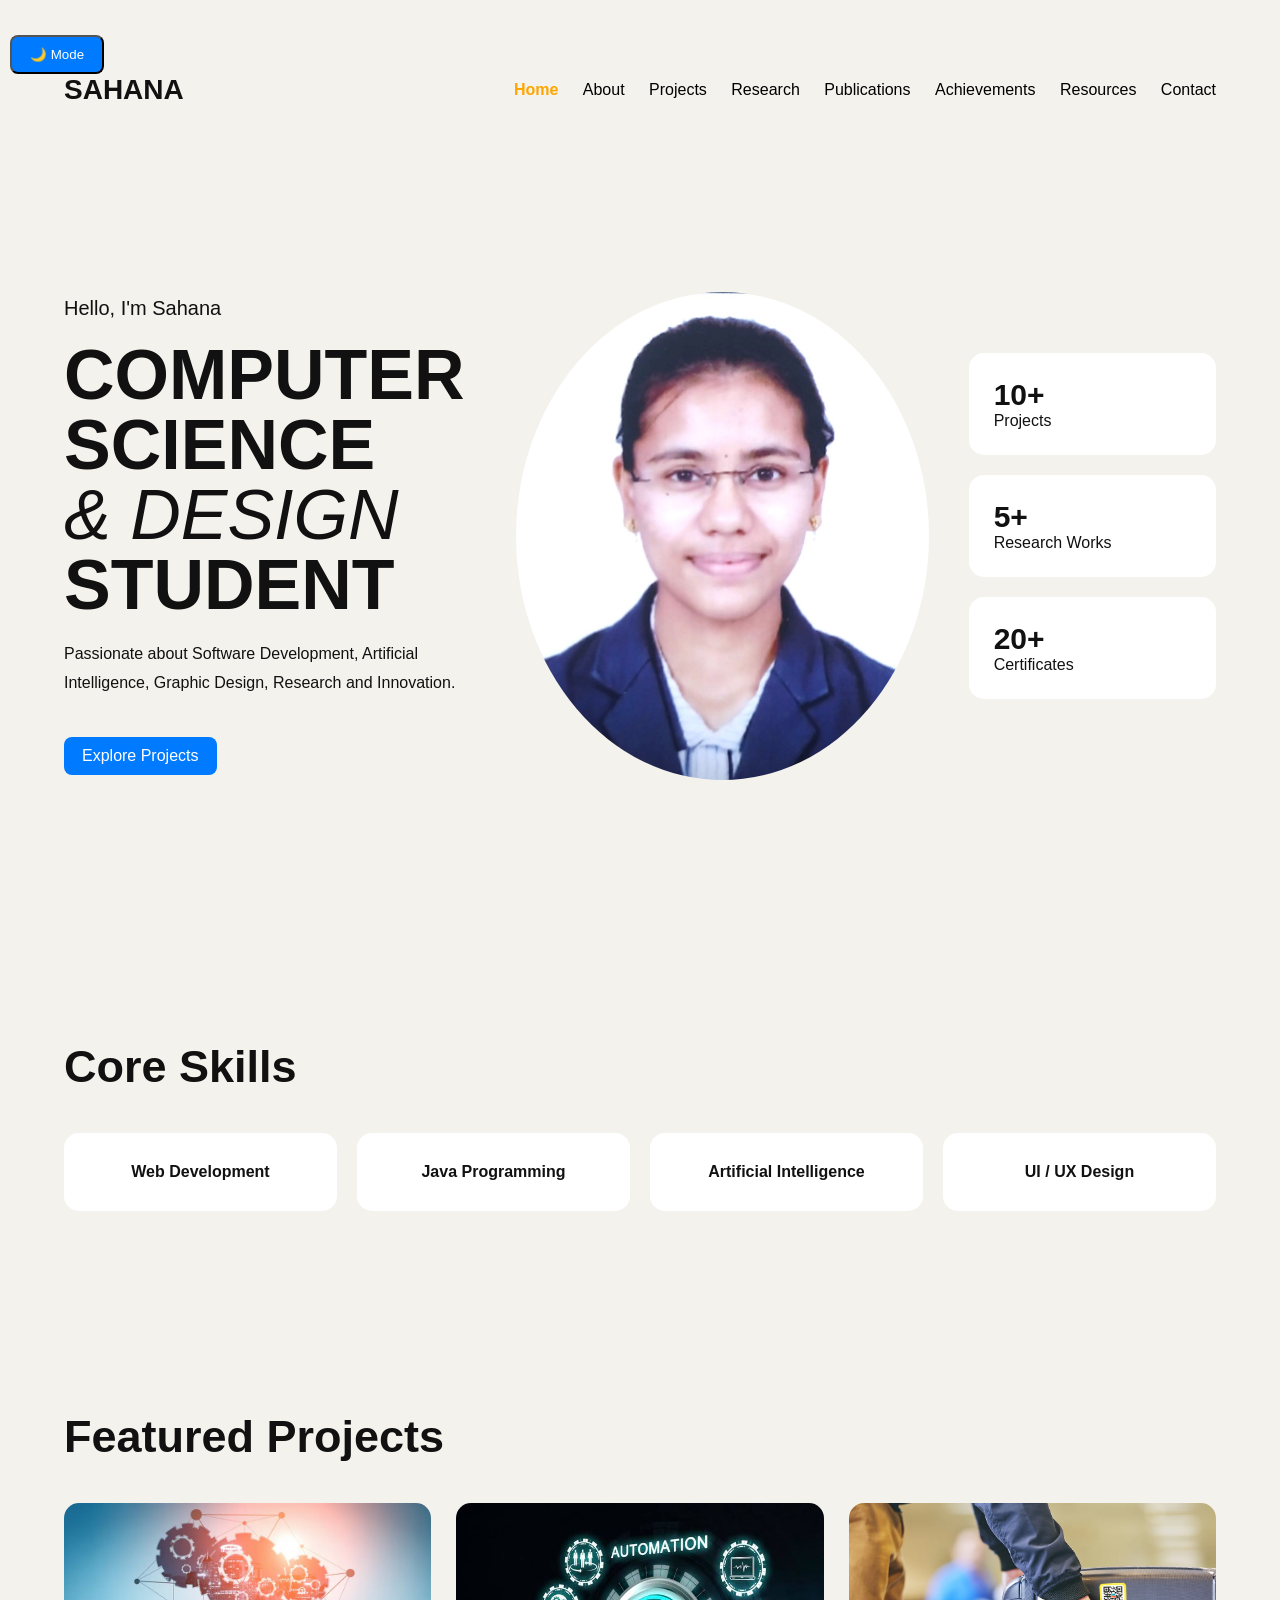
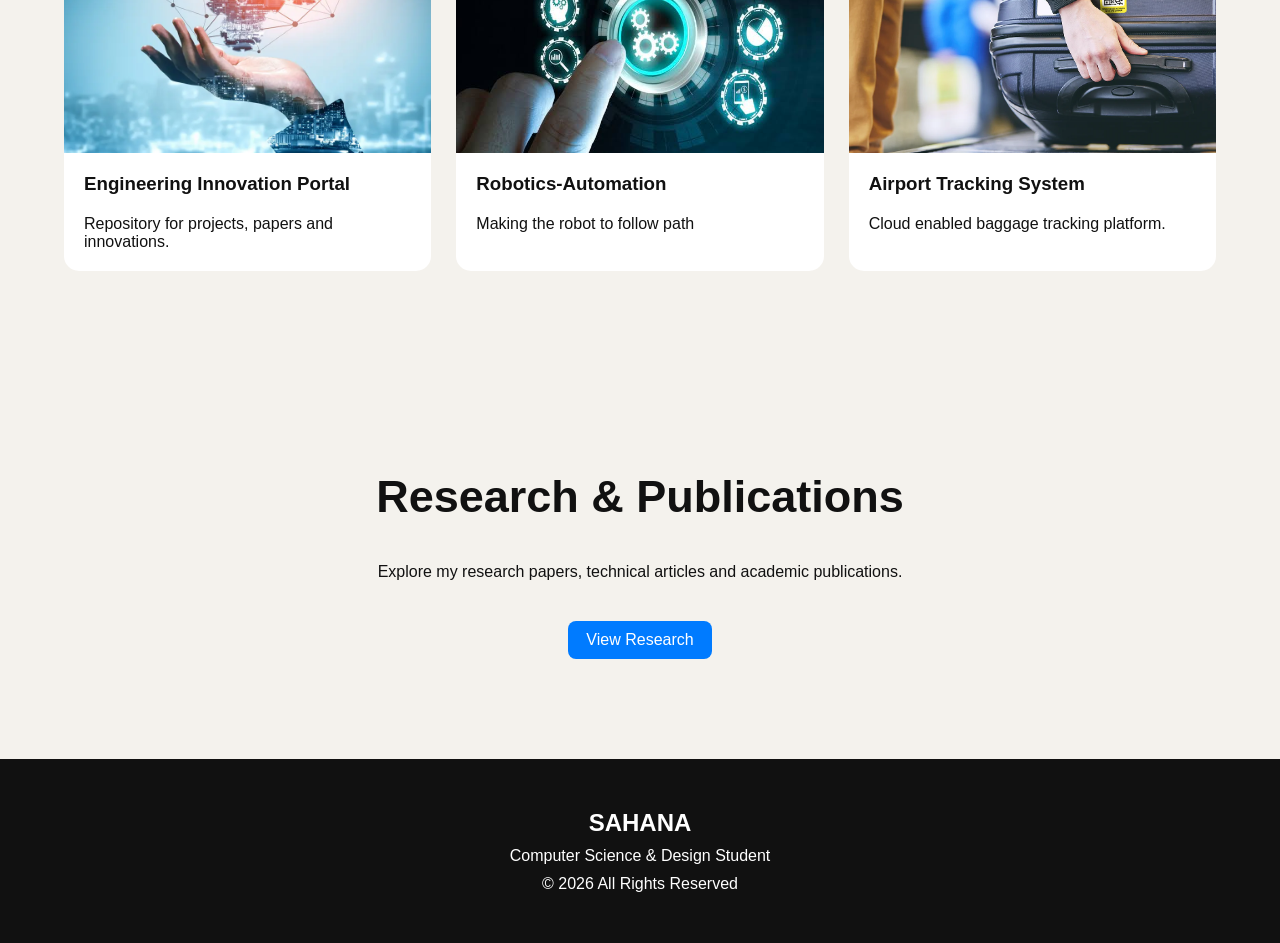
<file: index.html>
<!DOCTYPE html>
<html lang="en">

<head>

    <meta charset="UTF-8">
    <meta name="viewport" content="width=device-width, initial-scale=1.0">

    <title>Sahana Portfolio</title>

    <link rel="stylesheet" href="css/style.css">
    <link rel="stylesheet" href="css/responsive.css">
    <link rel="icon" href="assets/images/FINAL_SAHANA.jpg">
    


</head>

<body>
    <div id="loader">
    <div class="spinner"></div>
</div>

    <!-- Navigation -->

    <header>
        <button onclick="toggleDarkMode()" class="btn" style="margin-left:10px;">
🌙 Mode
</button>

        <div class="container navbar">

            <div class="logo">
                SAHANA
            </div>

            <nav>

                <a href="index.html">Home</a>

                <a href="pages/about.html">About</a>

                <a href="pages/projects.html">Projects</a>

                <a href="pages/research.html">Research</a>

                <a href="pages/publications.html">Publications</a>

                <a href="pages/achievements.html">Achievements</a>

                <a href="pages/resources.html">Resources</a>

                <a href="pages/contact.html">Contact</a>

            </nav>

        </div>

    </header>


    <!-- Hero Section -->

    <section class="hero">

        <div class="container hero-container">

            <div class="hero-left">

                <p class="intro">
                    Hello, I'm Sahana
                </p>

                <h1>

                    COMPUTER SCIENCE

                    <span>& DESIGN</span>

                    STUDENT

                </h1>

                <p class="description">

                    Passionate about Software Development,
                    Artificial Intelligence, Graphic Design,
                    Research and Innovation.

                </p>

                <a href="pages/projects.html" class="btn">
                    Explore Projects
                </a>

            </div>
            

            <div class="hero-center">

                <img src="assets/images/FINAL_SAHANA.jpg"
                    alt="Profile Photo">

            </div>


            <div class="hero-right">

                <div class="stat-card">

                    <h3>10+</h3>

                    <p>Projects</p>

                </div>

                <div class="stat-card">

                    <h3>5+</h3>

                    <p>Research Works</p>

                </div>

                <div class="stat-card">

                    <h3>20+</h3>

                    <p>Certificates</p>

                </div>

            </div>

        </div>

    </section>



    <!-- Skills -->

    <section class="skills">

        <div class="container">

            <h2 class="section-title">
                Core Skills
            </h2>

            <div class="skills-grid">

                <div class="skill-card">
                    Web Development
                </div>

                <div class="skill-card">
                    Java Programming
                </div>

                <div class="skill-card">
                    Artificial Intelligence
                </div>

                <div class="skill-card">
                    UI / UX Design
                </div>

            </div>

        </div>

    </section>



    <!-- Featured Projects -->

    <section class="projects">

        <div class="container">

            <h2 class="section-title">
                Featured Projects
            </h2>

            <div class="project-grid">

                <div class="project-card">

                    <img src="assets/images/engi.webp">

                    <h3>
                        Engineering Innovation Portal
                    </h3>

                    <p>
                        Repository for projects,
                        papers and innovations.
                    </p>

                </div>


                <div class="project-card">

                    <img src="assets/images/auto.jpg">

                    <h3>
                        Robotics-Automation
                    </h3>

                    <p>
                       Making the robot to follow path
                    </p>

                </div>


                <div class="project-card">

                    <img src="assets/images/baggage.webp">

                    <h3>
                        Airport Tracking System
                    </h3>

                    <p>
                        Cloud enabled baggage
                        tracking platform.
                    </p>

                </div>

            </div>

        </div>

    </section>



    <!-- Research -->

    <section class="research">

        <div class="container">

            <h2 class="section-title">
                Research & Publications
            </h2>

            <p>

                Explore my research papers,
                technical articles and academic
                publications.

            </p>

            <a href="pages/research.html"
                class="btn">

                View Research

            </a>

        </div>

    </section>



    <!-- Footer -->

    <footer>

        <div class="container">

            <h2>SAHANA</h2>

            <p>
                Computer Science & Design Student
            </p>

            <p>
                © 2026 All Rights Reserved
            </p>

        </div>

    </footer>
    <script src="js/script.js"></script>

</body>

</html>
</file>
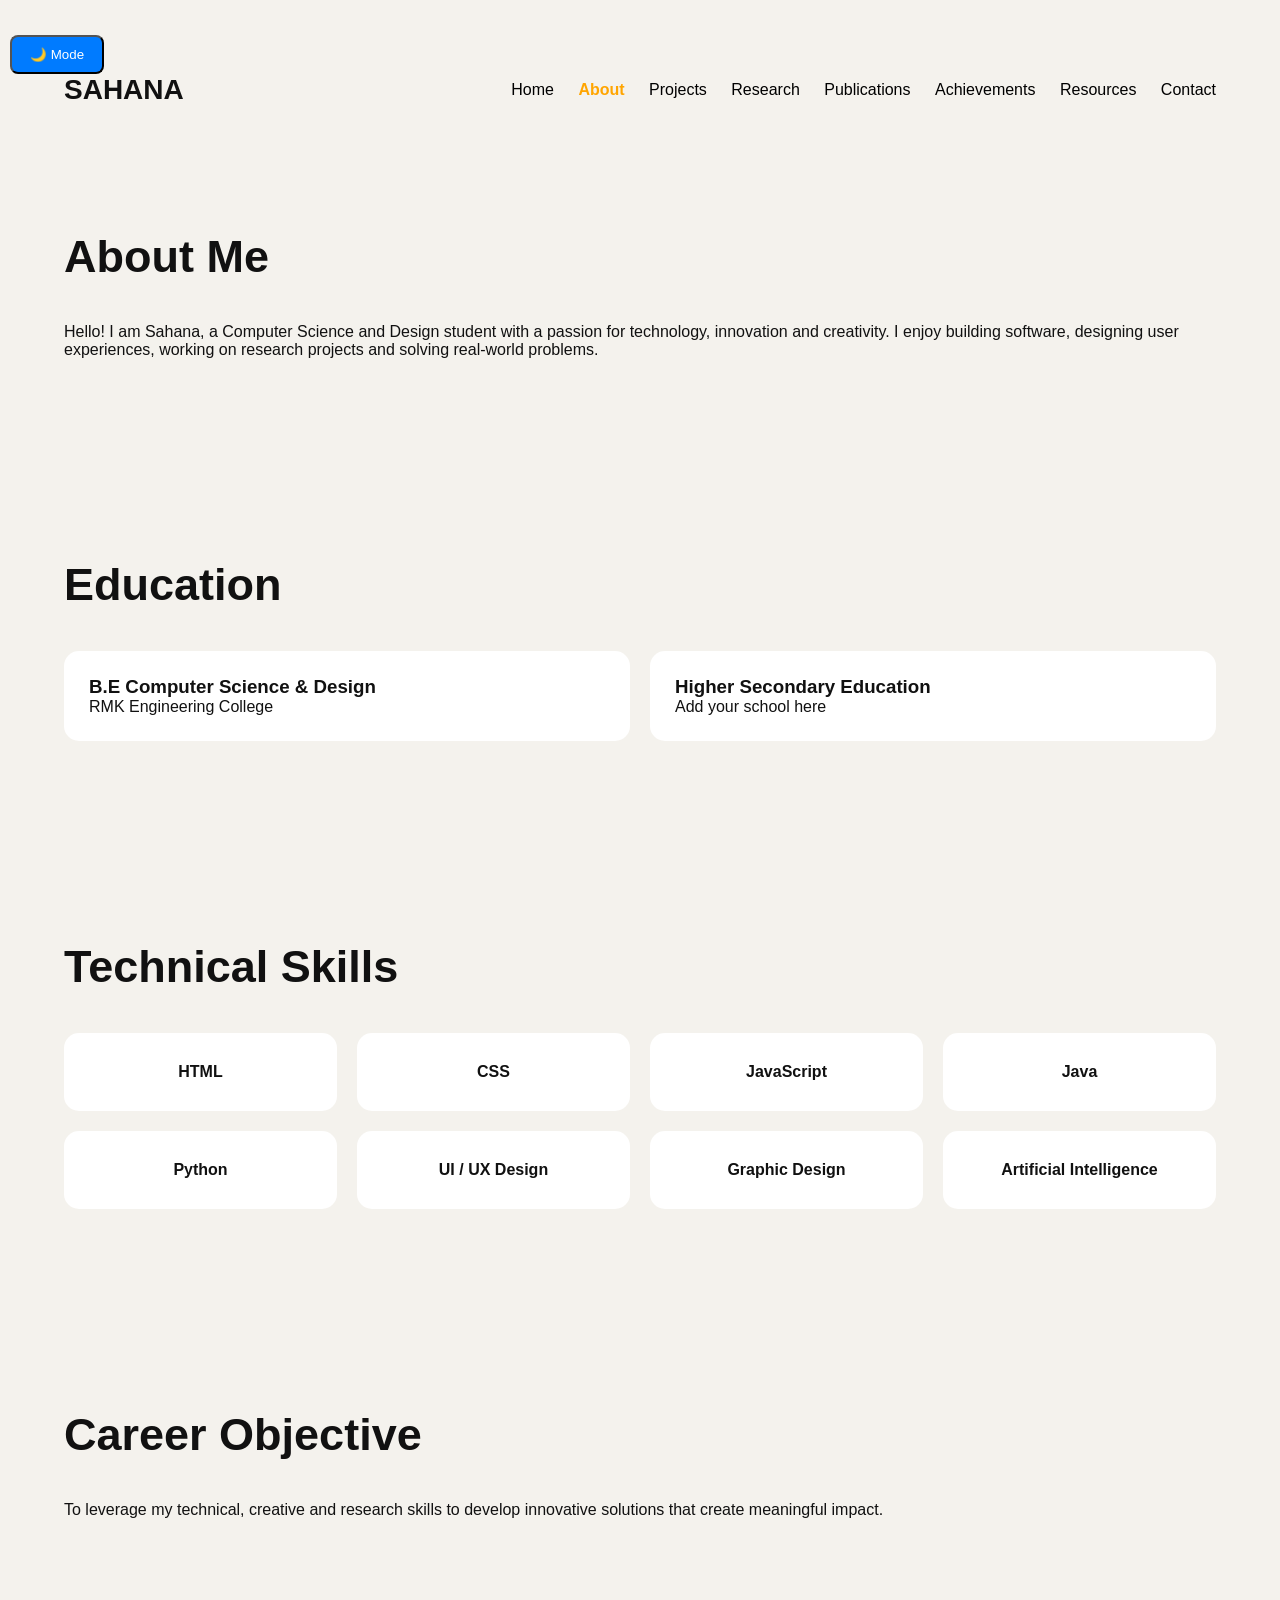
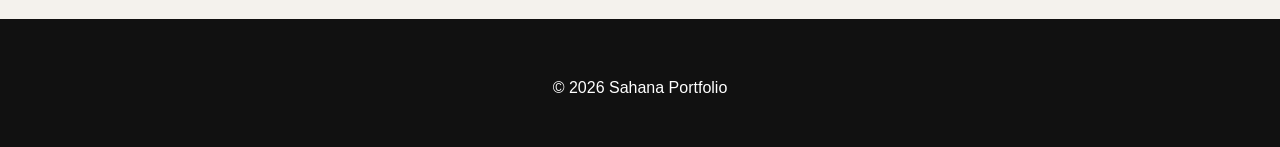
<file: pages/about.html>
<!DOCTYPE html>
<html lang="en">

<head>

<meta charset="UTF-8">

<meta name="viewport"
content="width=device-width, initial-scale=1.0">

<title>About Me</title>

<link rel="stylesheet"
href="../css/style.css">

<link rel="stylesheet"
href="../css/responsive.css">

</head>

<body>
    <div id="loader">
    <div class="spinner"></div>
</div>

<header>
    <button onclick="toggleDarkMode()" class="btn" style="margin-left:10px;">
🌙 Mode
</button>

<div class="container navbar">

<div class="logo">
SAHANA
</div>

<nav>

<a href="../index.html">Home</a>

<a href="about.html">About</a>

<a href="projects.html">Projects</a>

<a href="research.html">Research</a>

<a href="publications.html">Publications</a>

<a href="achievements.html">Achievements</a>

<a href="resources.html">Resources</a>

<a href="contact.html">Contact</a>

</nav>

</div>

</header>


<section>

<div class="container">

<h1 class="section-title">

About Me

</h1>

<p>

Hello! I am Sahana,
a Computer Science and Design student
with a passion for technology,
innovation and creativity.

I enjoy building software,
designing user experiences,
working on research projects
and solving real-world problems.

</p>

</div>

</section>


<section>

<div class="container">

<h2 class="section-title">

Education

</h2>

<div class="timeline">

<div class="timeline-card">

<h3>

B.E Computer Science & Design

</h3>

<p>

RMK Engineering College

</p>

</div>

<div class="timeline-card">

<h3>

Higher Secondary Education

</h3>

<p>

Add your school here

</p>

</div>

</div>

</div>

</section>


<section>

<div class="container">

<h2 class="section-title">

Technical Skills

</h2>

<div class="skills-grid">

<div class="skill-card">

HTML

</div>

<div class="skill-card">

CSS

</div>

<div class="skill-card">

JavaScript

</div>

<div class="skill-card">

Java

</div>

<div class="skill-card">

Python

</div>

<div class="skill-card">

UI / UX Design

</div>

<div class="skill-card">

Graphic Design

</div>

<div class="skill-card">

Artificial Intelligence

</div>

</div>

</div>

</section>


<section>

<div class="container">

<h2 class="section-title">

Career Objective

</h2>

<p>

To leverage my technical,
creative and research skills
to develop innovative solutions
that create meaningful impact.

</p>

</div>

</section>


<footer>

<div class="container">

<p>

© 2026 Sahana Portfolio

</p>

</div>

</footer>
<script src="../js/script.js"></script>
</body>

</html>
</file>
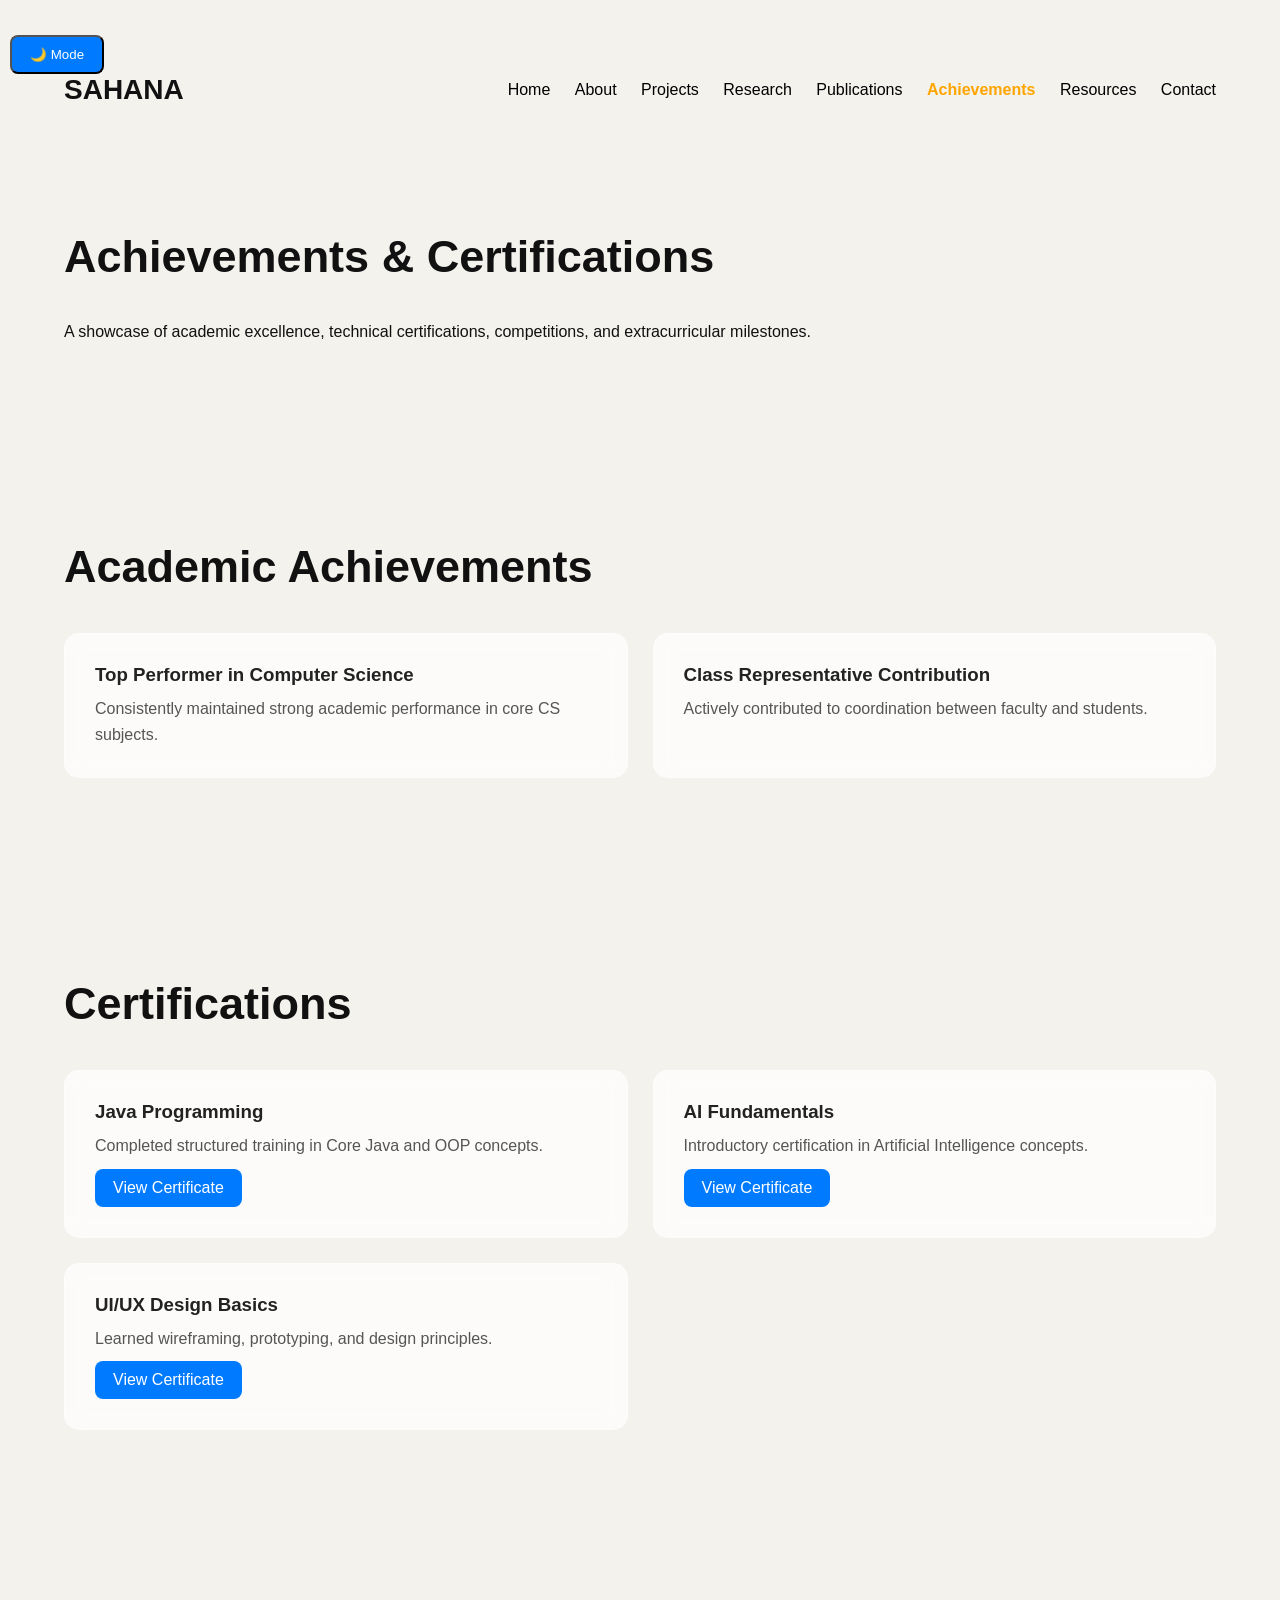
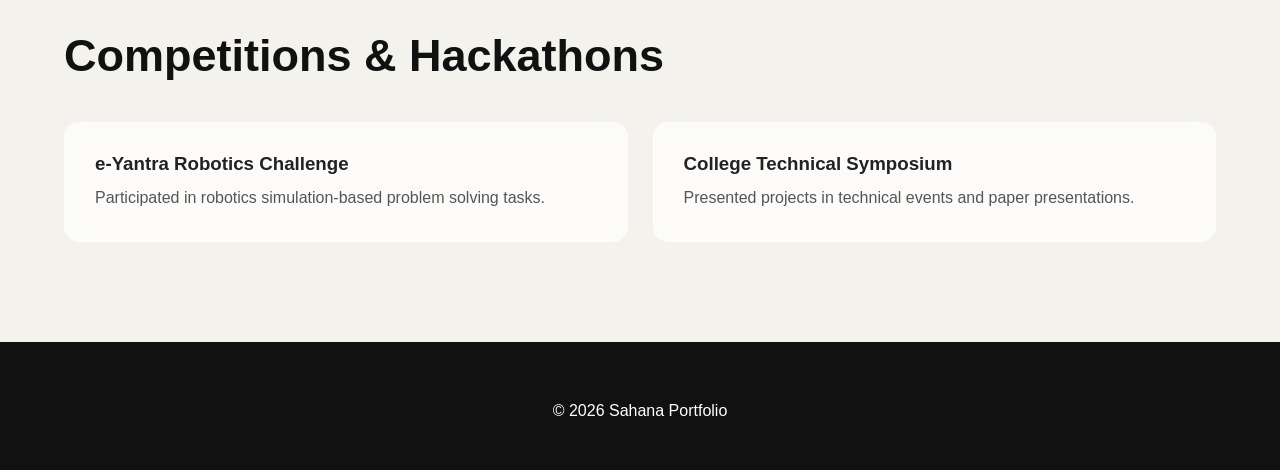
<file: pages/achievements.html>
<!DOCTYPE html>
<html lang="en">

<head>

<meta charset="UTF-8">
<meta name="viewport" content="width=device-width, initial-scale=1.0">

<title>Achievements</title>

<link rel="stylesheet" href="../css/style.css">
<link rel="stylesheet" href="../css/responsive.css">

</head>

<body>
    <div id="loader">
    <div class="spinner"></div>
</div>

<header>
    <button onclick="toggleDarkMode()" class="btn" style="margin-left:10px;">
🌙 Mode
</button>

<div class="container navbar">

<div class="logo">
SAHANA
</div>

<nav>

<a href="../index.html">Home</a>
<a href="about.html">About</a>
<a href="projects.html">Projects</a>
<a href="research.html">Research</a>
<a href="publications.html">Publications</a>
<a href="achievements.html">Achievements</a>
<a href="resources.html">Resources</a>
<a href="contact.html">Contact</a>

</nav>

</div>

</header>

<!-- HERO SECTION -->

<section>

<div class="container">

<h1 class="section-title">Achievements & Certifications</h1>

<p>
A showcase of academic excellence, technical certifications,
competitions, and extracurricular milestones.
</p>

</div>

</section>

<!-- ACHIEVEMENTS GRID -->

<section>

<div class="container">

<h2 class="section-title">Academic Achievements</h2>

<div class="research-grid">

<div class="research-card">
<h3>Top Performer in Computer Science</h3>
<p>Consistently maintained strong academic performance in core CS subjects.</p>
</div>

<div class="research-card">
<h3>Class Representative Contribution</h3>
<p>Actively contributed to coordination between faculty and students.</p>
</div>

</div>

</div>

</section>

<!-- CERTIFICATIONS -->

<section>

<div class="container">

<h2 class="section-title">Certifications</h2>

<div class="research-grid">

<div class="research-card">
<h3>Java Programming</h3>
<p>Completed structured training in Core Java and OOP concepts.</p>
<a href="#" class="btn">View Certificate</a>
</div>

<div class="research-card">
<h3>AI Fundamentals</h3>
<p>Introductory certification in Artificial Intelligence concepts.</p>
<a href="#" class="btn">View Certificate</a>
</div>

<div class="research-card">
<h3>UI/UX Design Basics</h3>
<p>Learned wireframing, prototyping, and design principles.</p>
<a href="#" class="btn">View Certificate</a>
</div>

</div>

</div>

</section>

<!-- COMPETITIONS -->

<section>

<div class="container">

<h2 class="section-title">Competitions & Hackathons</h2>

<div class="research-grid">

<div class="research-card">
<h3>e-Yantra Robotics Challenge</h3>
<p>Participated in robotics simulation-based problem solving tasks.</p>
</div>

<div class="research-card">
<h3>College Technical Symposium</h3>
<p>Presented projects in technical events and paper presentations.</p>
</div>

</div>

</div>

</section>

<!-- FOOTER -->

<footer>

<div class="container">
<p>© 2026 Sahana Portfolio</p>
</div>

</footer>
<script src="../js/script.js"></script>
</body>

</html>
</file>
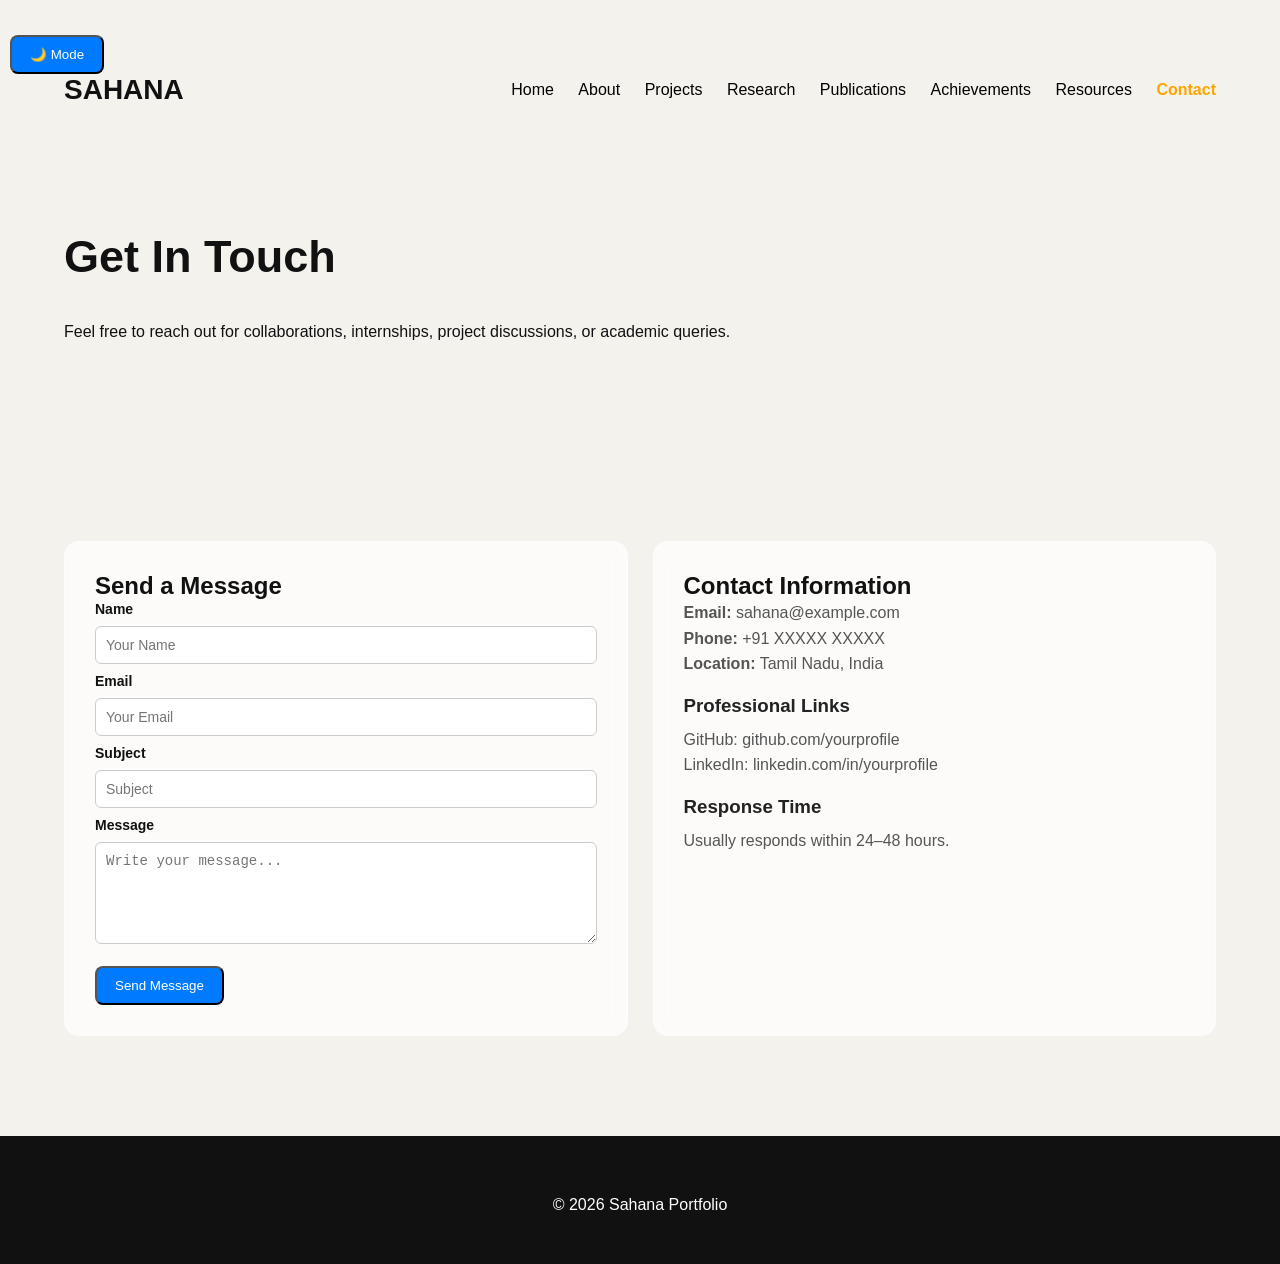
<file: pages/contact.html>
<!DOCTYPE html>
<html lang="en">

<head>

<meta charset="UTF-8">
<meta name="viewport" content="width=device-width, initial-scale=1.0">

<title>Contact</title>

<link rel="stylesheet" href="../css/style.css">
<link rel="stylesheet" href="../css/responsive.css">

</head>

<body>
    <div id="loader">
    <div class="spinner"></div>
</div>

<header>
<button onclick="toggleDarkMode()" class="btn" style="margin-left:10px;">
🌙 Mode
</button>
<div class="container navbar">

<div class="logo">
SAHANA
</div>

<nav>

<a href="../index.html">Home</a>
<a href="about.html">About</a>
<a href="projects.html">Projects</a>
<a href="research.html">Research</a>
<a href="publications.html">Publications</a>
<a href="achievements.html">Achievements</a>
<a href="resources.html">Resources</a>
<a href="contact.html">Contact</a>

</nav>

</div>

</header>

<!-- HERO -->

<section>

<div class="container">

<h1 class="section-title">Get In Touch</h1>

<p>
Feel free to reach out for collaborations, internships, project discussions, or academic queries.
</p>

</div>

</section>

<!-- CONTACT SECTION -->

<section>

<div class="container">

<div class="research-grid">

<!-- CONTACT FORM -->

<div class="research-card">

<h2>Send a Message</h2>

<form>

<label>Name</label><br>
<input type="text" placeholder="Your Name" required style="width:100%;padding:10px;margin:8px 0;"><br>

<label>Email</label><br>
<input type="email" placeholder="Your Email" required style="width:100%;padding:10px;margin:8px 0;"><br>

<label>Subject</label><br>
<input type="text" placeholder="Subject" style="width:100%;padding:10px;margin:8px 0;"><br>

<label>Message</label><br>
<textarea rows="5" placeholder="Write your message..." style="width:100%;padding:10px;margin:8px 0;"></textarea><br>

<button type="submit" class="btn">Send Message</button>

</form>

</div>

<!-- CONTACT INFO -->

<div class="research-card">

<h2>Contact Information</h2>

<p><b>Email:</b> sahana@example.com</p>
<p><b>Phone:</b> +91 XXXXX XXXXX</p>
<p><b>Location:</b> Tamil Nadu, India</p>

<br>

<h3>Professional Links</h3>

<p>
GitHub: github.com/yourprofile<br>
LinkedIn: linkedin.com/in/yourprofile
</p>

<br>

<h3>Response Time</h3>

<p>
Usually responds within 24–48 hours.
</p>

</div>

</div>

</div>

</section>

<!-- FOOTER -->

<footer>

<div class="container">

<p>© 2026 Sahana Portfolio</p>

</div>

</footer>
<script src="../js/script.js"></script>
</body>

</html>
</file>
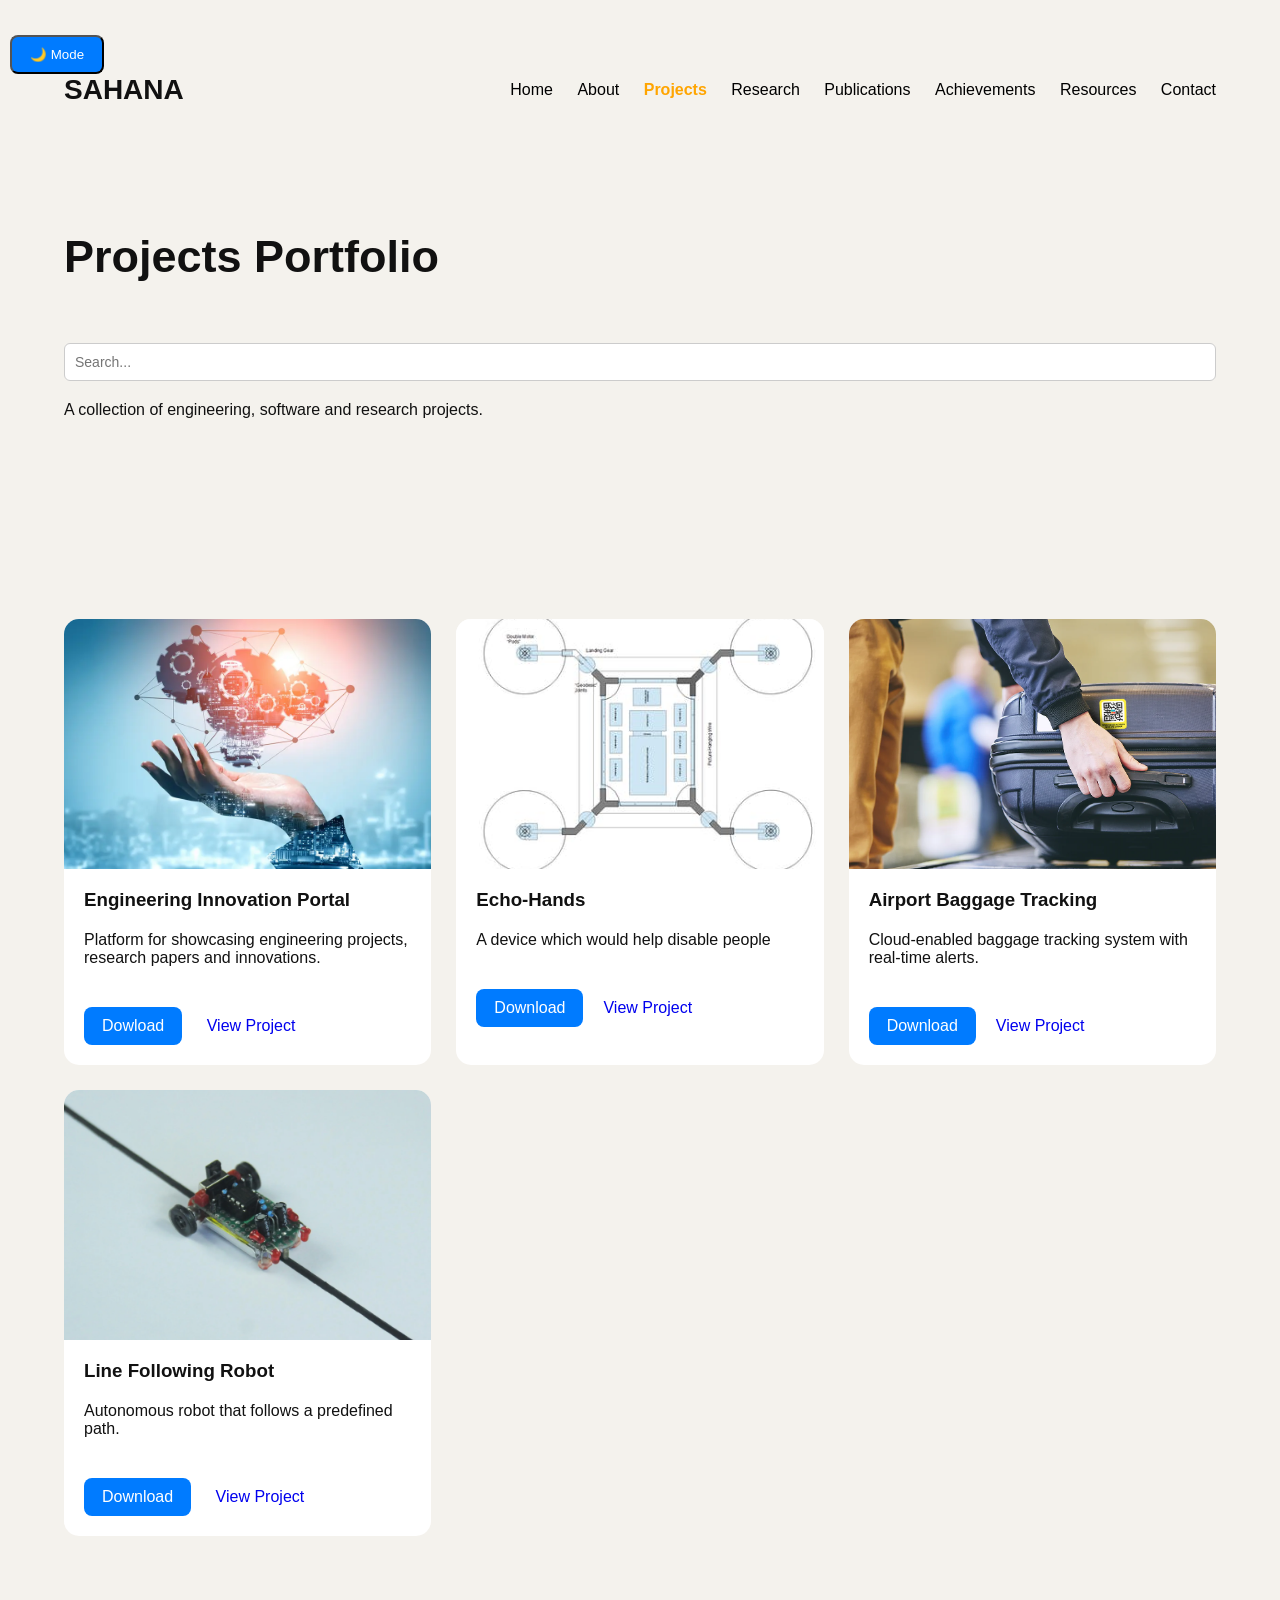
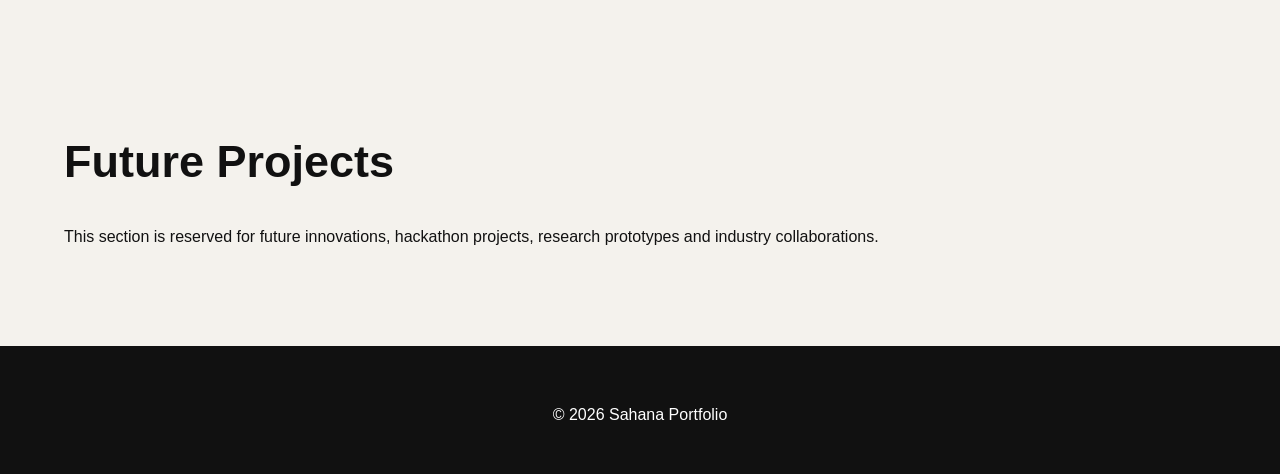
<file: pages/projects.html>
<!DOCTYPE html>
<html lang="en">

<head>

<meta charset="UTF-8">

<meta name="viewport"
content="width=device-width, initial-scale=1.0">

<title>Projects</title>

<link rel="stylesheet"
href="../css/style.css">

<link rel="stylesheet"
href="../css/responsive.css">

</head>

<body>
    <div id="loader">
    <div class="spinner"></div>
</div>

<header>
    <button onclick="toggleDarkMode()" class="btn" style="margin-left:10px;">
🌙 Mode
</button>

<div class="container navbar">

<div class="logo">
SAHANA
</div>

<nav>

<a href="../index.html">Home</a>

<a href="about.html">About</a>

<a href="projects.html">Projects</a>

<a href="research.html">Research</a>

<a href="publications.html">Publications</a>

<a href="achievements.html">Achievements</a>

<a href="resources.html">Resources</a>

<a href="contact.html">Contact</a>

</nav>

</div>

</header>



<section>

<div class="container">

<h1 class="section-title">

Projects Portfolio

</h1>
<input type="text" id="searchBox" placeholder="Search..." onkeyup="searchCards()" 
style="padding:10px;width:100%;margin:20px 0;">

<p>

A collection of engineering,
software and research projects.

</p>

</div>

</section>



<section>

<div class="container">

<div class="project-grid">


<!-- PROJECT 1 -->

<div class="project-card">

<img src="../assets/images/engi.webp">



<h3>

Engineering Innovation Portal

</h3>

<p>

Platform for showcasing
engineering projects,
research papers and innovations.

</p>

<a href="file:///C:/Users/SAHANA/OneDrive/Desktop/SAHANA_1/Portfolio/index.html"
class="btn">

Dowload
</a>
<a href = "file:///C:/Users/SAHANA/OneDrive/Desktop/SAHANA_1/Portfolio/index.html">View Project</a>

</div>



<!-- PROJECT 2 -->

<div class="project-card">

<img src="../assets/images/DRONE.jpg">


<h3>

Echo-Hands

</h3>

<p>

A device which would help disable people

</p>

<a href="../assets/images/ECHOHANDS_PAPER.docx"
class="btn">

Download
<a href="../assets/images/ECHOHANDS_PAPER.docx">View Project</a>

</a>

</div>




<!-- PROJECT 3 -->

<div class="project-card">

<img src="../assets/images/baggage.webp">

<h3>

Airport Baggage Tracking

</h3>

<p>

Cloud-enabled baggage tracking
system with real-time alerts.

</p>

<a href="#"
class="btn">

Download
<a href="../assets/documents/Greener_Skies SAHANA SM_SHREE SHREYA P.pdf">View Project</a>
</a>

</div>



<!-- PROJECT 4 -->

<div class="project-card">

<img src="../assets/images/line.webp">

<h3>

Line Following Robot

</h3>

<p>

Autonomous robot that follows
a predefined path.

</p>

<a href="../assets/images/q_table.pkl"
class="btn">

Download


</a>
<a href = "../assets/images/q_table.pkl">View Project</a>

</div>

</div>

</div>

</section>



<section>

<div class="container">

<h2 class="section-title">

Future Projects

</h2>

<p>

This section is reserved for
future innovations,
hackathon projects,
research prototypes and
industry collaborations.

</p>

</div>

</section>



<footer>

<div class="container">

<p>

© 2026 Sahana Portfolio

</p>

</div>

</footer>
<script src="../js/script.js"></script>

</body>

</html>
</file>
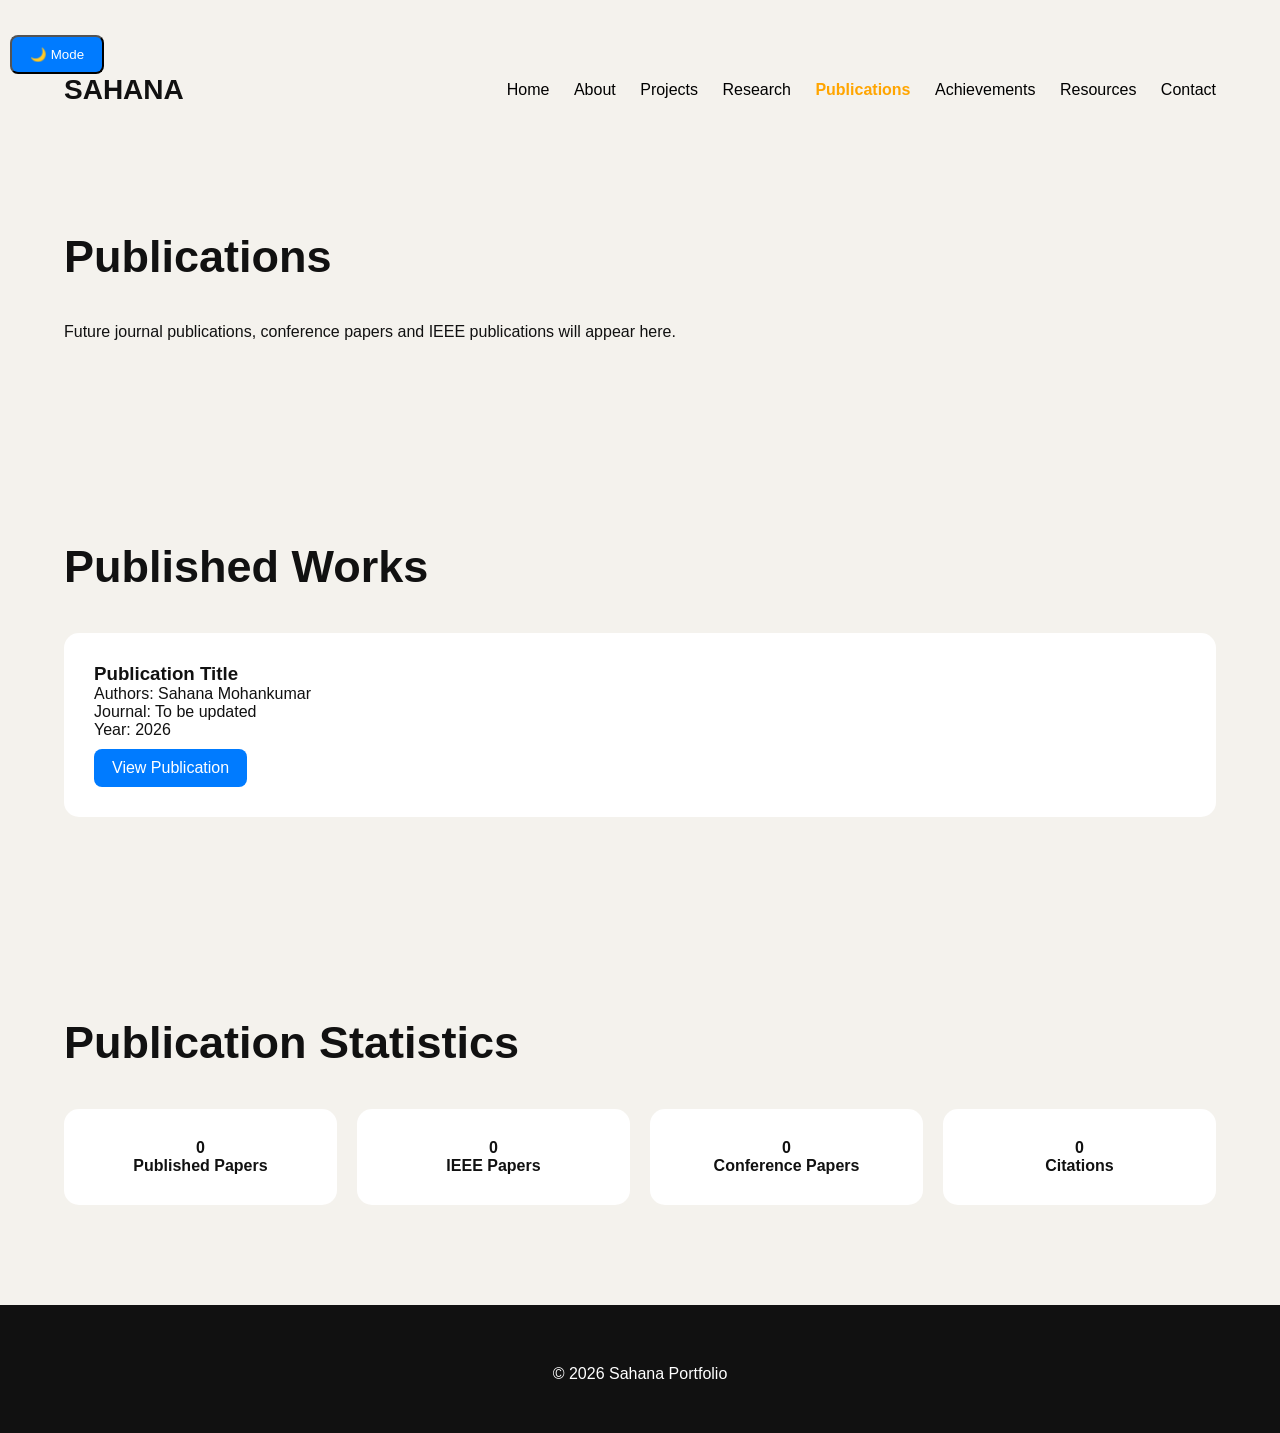
<file: pages/publications.html>
<!DOCTYPE html>
<html lang="en">

<head>

<meta charset="UTF-8">

<meta name="viewport"
content="width=device-width, initial-scale=1.0">

<title>Publications</title>

<link rel="stylesheet"
href="../css/style.css">

<link rel="stylesheet"
href="../css/responsive.css">

</head>

<body>
    <div id="loader">
    <div class="spinner"></div>
</div>

<header>
    <button onclick="toggleDarkMode()" class="btn" style="margin-left:10px;">
🌙 Mode
</button>

<div class="container navbar">

<div class="logo">
SAHANA
</div>

<nav>

<a href="../index.html">Home</a>

<a href="about.html">About</a>

<a href="projects.html">Projects</a>

<a href="research.html">Research</a>

<a href="publications.html">Publications</a>

<a href="achievements.html">Achievements</a>

<a href="resources.html">Resources</a>

<a href="contact.html">Contact</a>

</nav>

</div>

</header>



<section>

<div class="container">

<h1 class="section-title">

Publications

</h1>

<p>

Future journal publications,
conference papers and
IEEE publications will appear here.

</p>

</div>

</section>



<section>

<div class="container">

<h2 class="section-title">

Published Works

</h2>

<div class="publication-card">

<h3>

Publication Title

</h3>

<p>

Authors:
Sahana Mohankumar

</p>

<p>

Journal:
To be updated

</p>

<p>

Year:
2026

</p>

<a href="#"
class="btn">

View Publication

</a>

</div>

</div>

</section>



<section>

<div class="container">

<h2 class="section-title">

Publication Statistics

</h2>

<div class="skills-grid">

<div class="skill-card">

0

<br>

Published Papers

</div>

<div class="skill-card">

0

<br>

IEEE Papers

</div>

<div class="skill-card">

0

<br>

Conference Papers

</div>

<div class="skill-card">

0

<br>

Citations

</div>

</div>

</div>

</section>



<footer>

<div class="container">

<p>

© 2026 Sahana Portfolio

</p>

</div>

</footer>
<script src="../js/script.js"></script>
</body>

</html>
</file>
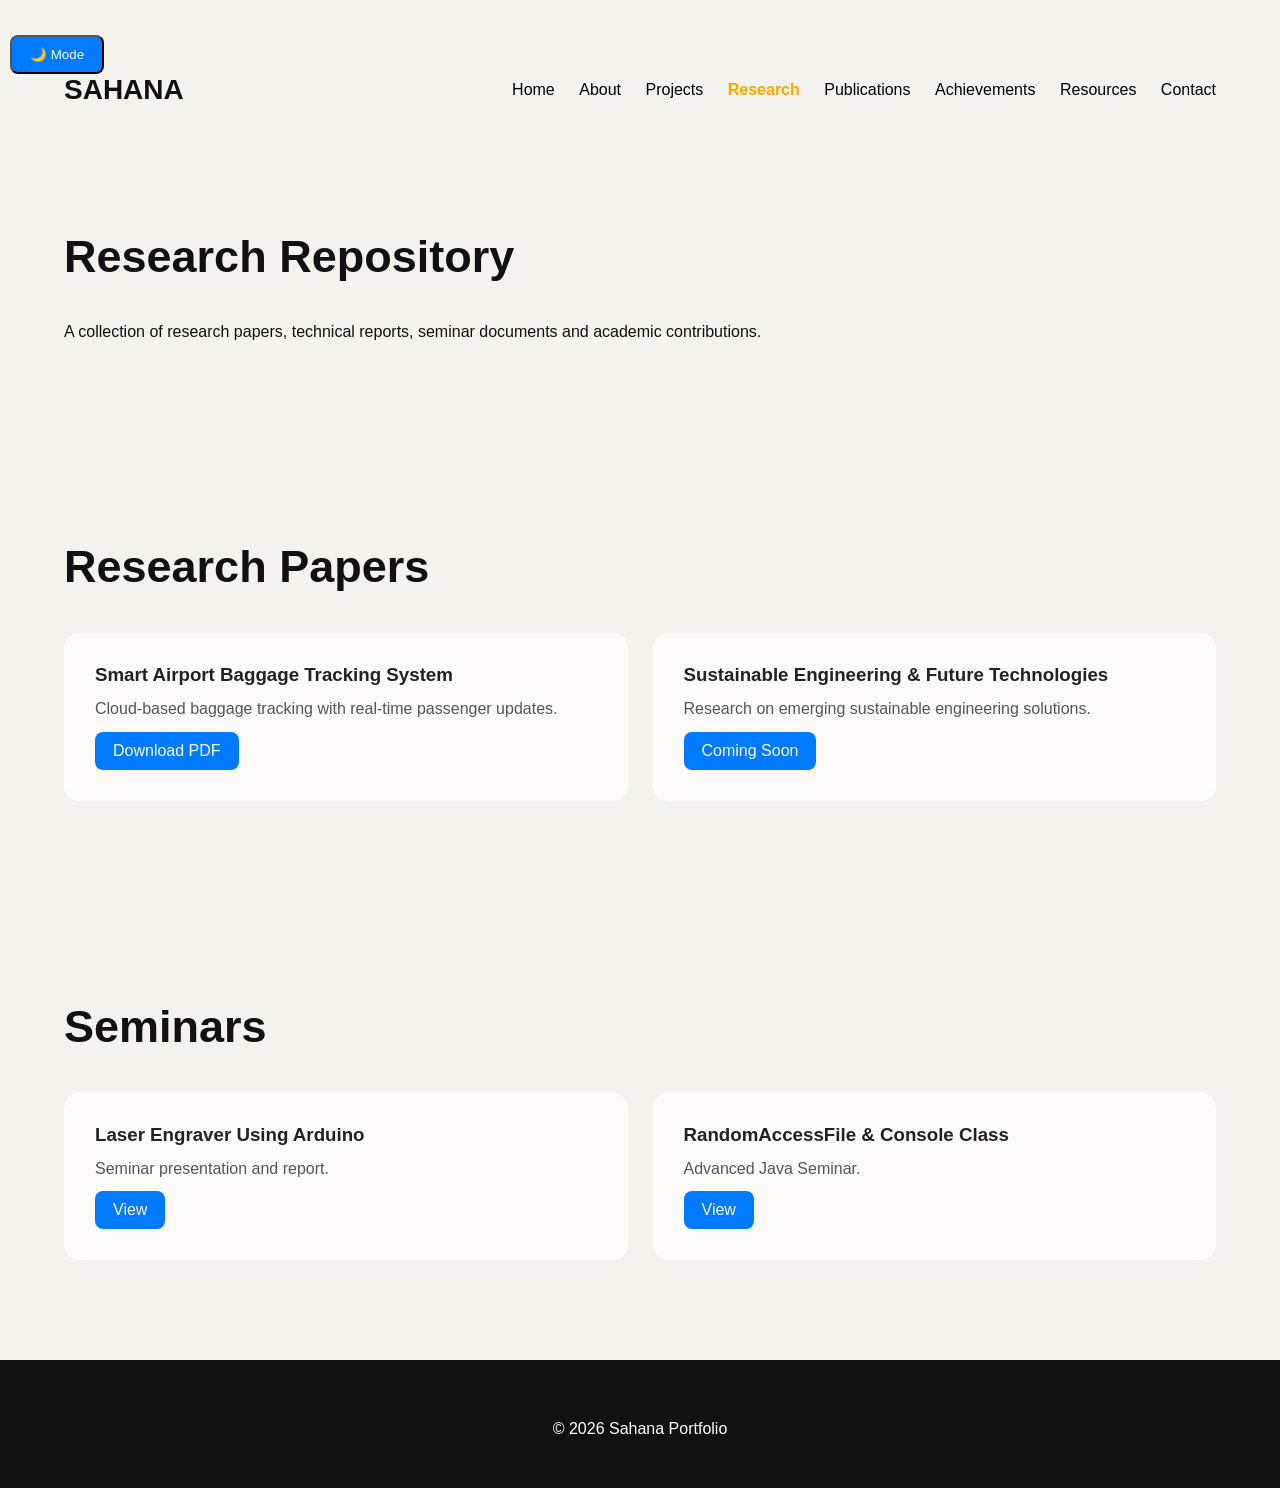
<file: pages/research.html>
<!DOCTYPE html>
<html lang="en">

<head>

<meta charset="UTF-8">

<meta name="viewport"
content="width=device-width, initial-scale=1.0">

<title>Research</title>

<link rel="stylesheet"
href="../css/style.css">

<link rel="stylesheet"
href="../css/responsive.css">

</head>

<body>
    <div id="loader">
    <div class="spinner"></div>
</div>

<header>
    <button onclick="toggleDarkMode()" class="btn" style="margin-left:10px;">
🌙 Mode
</button>

<div class="container navbar">

<div class="logo">
SAHANA
</div>

<nav>

<a href="../index.html">Home</a>

<a href="about.html">About</a>

<a href="projects.html">Projects</a>

<a href="research.html">Research</a>

<a href="publications.html">Publications</a>

<a href="achievements.html">Achievements</a>

<a href="resources.html">Resources</a>

<a href="contact.html">Contact</a>

</nav>

</div>

</header>



<section>

<div class="container">

<h1 class="section-title">

Research Repository

</h1>

<p>

A collection of research papers,
technical reports,
seminar documents
and academic contributions.

</p>

</div>

</section>



<section>

<div class="container">

<h2 class="section-title">

Research Papers

</h2>

<div class="research-grid">


<div class="research-card">

<h3>

Smart Airport Baggage Tracking System

</h3>

<p>

Cloud-based baggage tracking
with real-time passenger updates.

</p>

<a href="../assets/images/ECHOHANDS_PAPER.docx"
class="btn">

Download PDF

</a>

</div>


<div class="research-card">

<h3>

Sustainable Engineering &
Future Technologies

</h3>

<p>

Research on emerging sustainable
engineering solutions.

</p>

<a href="#"
class="btn">

Coming Soon

</a>

</div>

</div>

</div>

</section>



<section>

<div class="container">

<h2 class="section-title">

Seminars

</h2>

<div class="research-grid">

<div class="research-card">

<h3>

Laser Engraver Using Arduino

</h3>

<p>

Seminar presentation and report.

</p>

<a href="#"
class="btn">

View

</a>

</div>

<div class="research-card">

<h3>

RandomAccessFile &
Console Class

</h3>

<p>

Advanced Java Seminar.

</p>

<a href="#"
class="btn">

View

</a>

</div>

</div>

</div>

</section>



<footer>

<div class="container">

<p>

© 2026 Sahana Portfolio

</p>

</div>

</footer>
<script src="../js/script.js"></script>

</body>

</html>
</file>
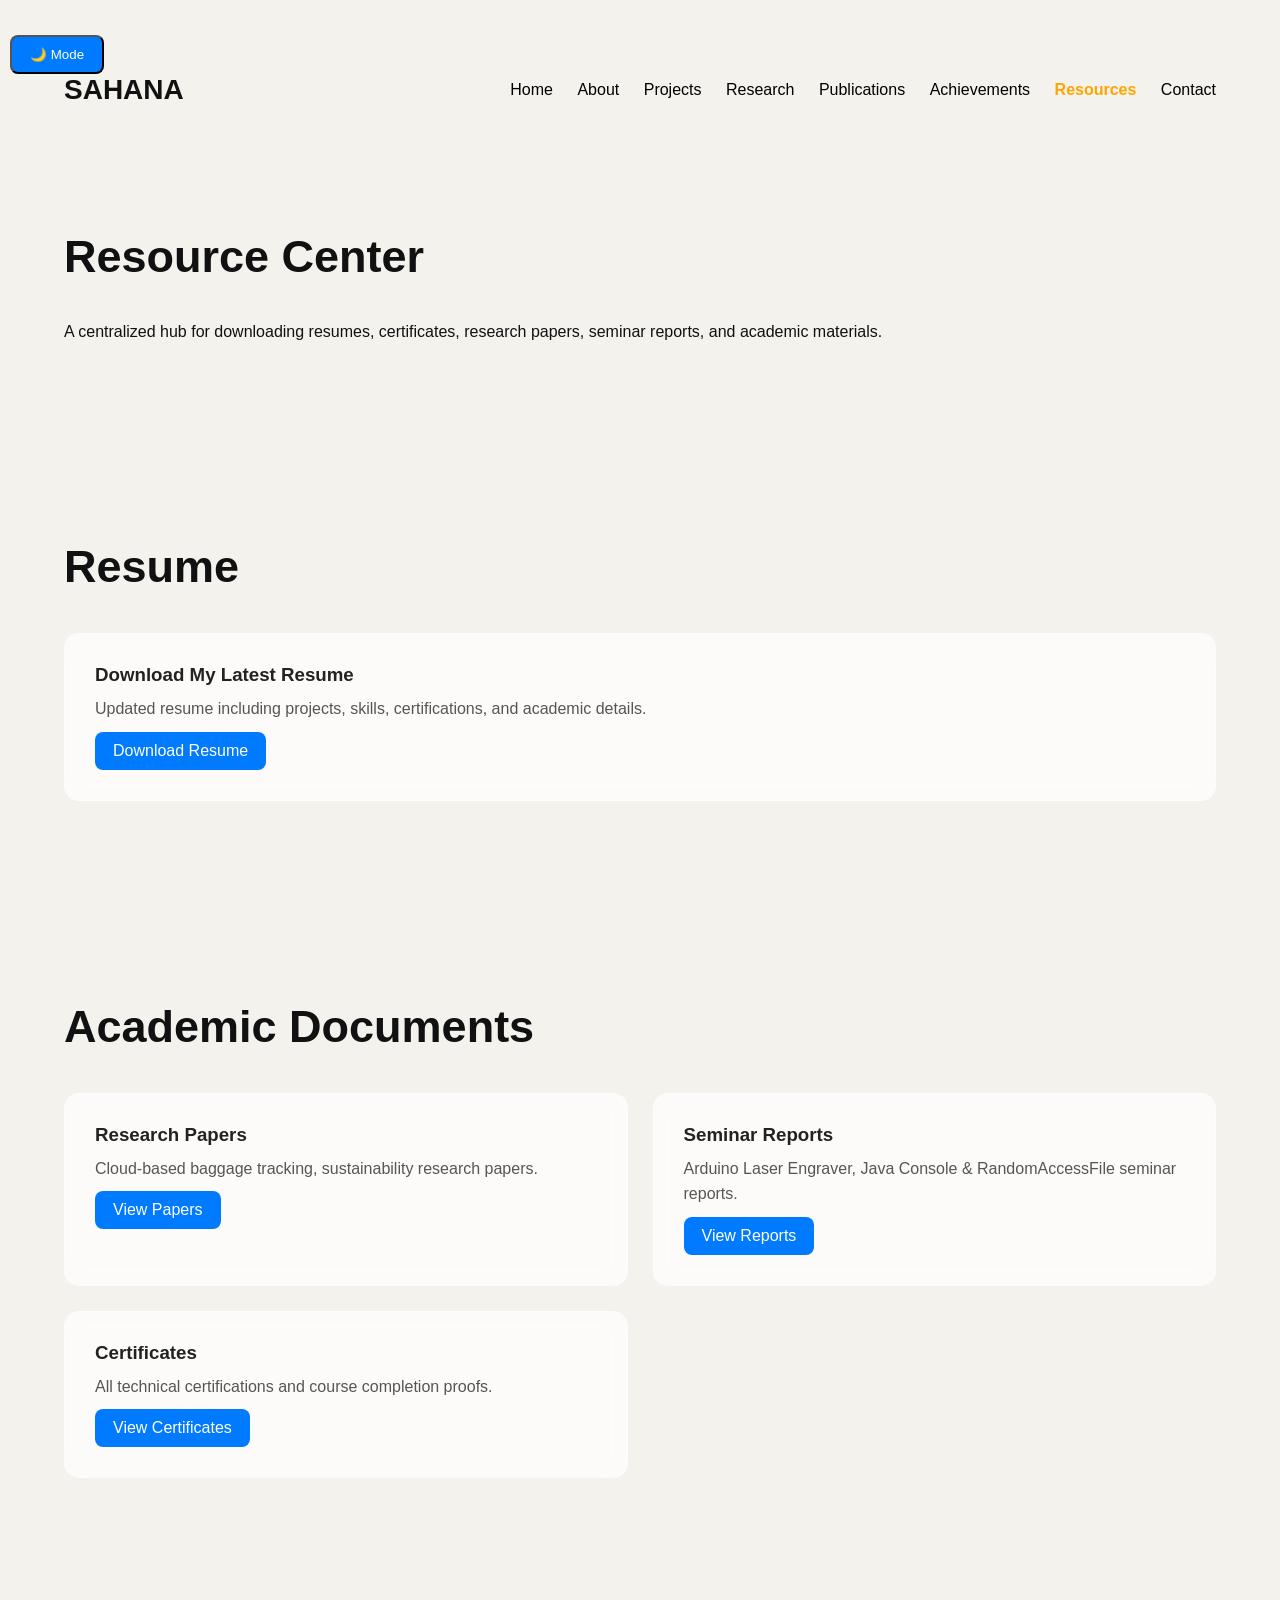
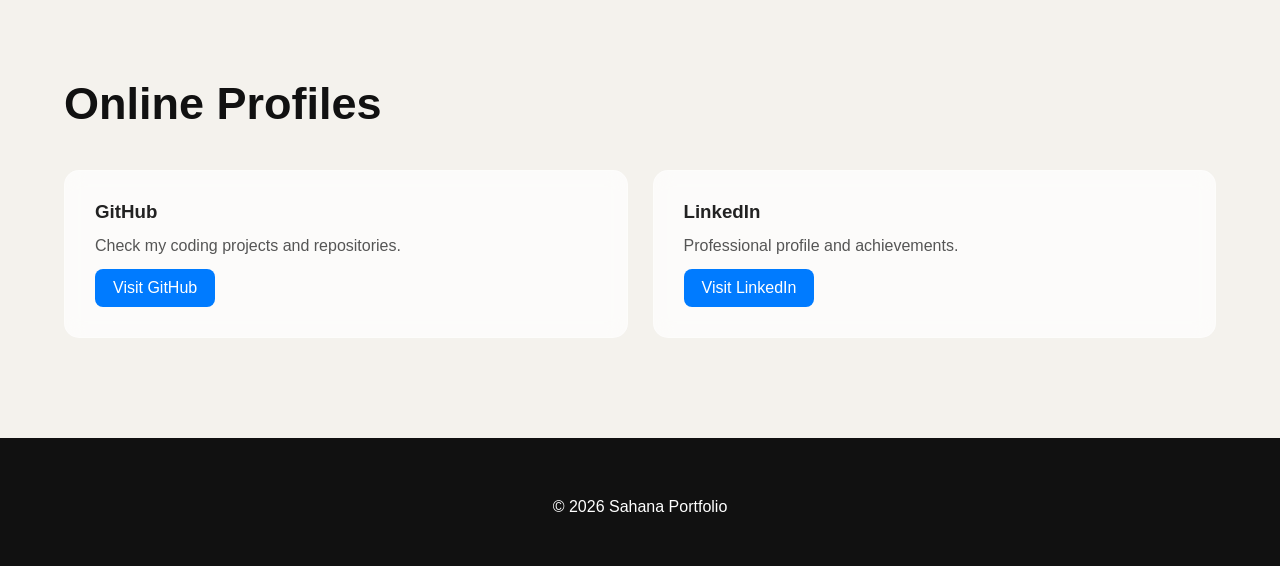
<file: pages/resources.html>
<!DOCTYPE html>
<html lang="en">

<head>

<meta charset="UTF-8">
<meta name="viewport" content="width=device-width, initial-scale=1.0">

<title>Resources</title>

<link rel="stylesheet" href="../css/style.css">
<link rel="stylesheet" href="../css/responsive.css">

</head>

<body>
    <div id="loader">
    <div class="spinner"></div>
</div>

<header>
    <button onclick="toggleDarkMode()" class="btn" style="margin-left:10px;">
🌙 Mode
</button>

<div class="container navbar">

<div class="logo">
SAHANA
</div>

<nav>

<a href="../index.html">Home</a>
<a href="about.html">About</a>
<a href="projects.html">Projects</a>
<a href="research.html">Research</a>
<a href="publications.html">Publications</a>
<a href="achievements.html">Achievements</a>
<a href="resources.html">Resources</a>
<a href="contact.html">Contact</a>

</nav>

</div>

</header>

<!-- HERO -->

<section>

<div class="container">

<h1 class="section-title">Resource Center</h1>

<p>
A centralized hub for downloading resumes, certificates,
research papers, seminar reports, and academic materials.
</p>

</div>

</section>

<!-- RESUME SECTION -->

<section>

<div class="container">

<h2 class="section-title">Resume</h2>

<div class="research-card">

<h3>Download My Latest Resume</h3>

<p>
Updated resume including projects, skills, certifications, and academic details.
</p>

<a href="c:\Users\SAHANA\OneDrive\Desktop\SAHANA_1\CHECK\RESUME.pdf" class="btn" download>
Download Resume
</a>

</div>

</div>

</section>

<!-- DOCUMENTS SECTION -->

<section>

<div class="container">

<h2 class="section-title">Academic Documents</h2>

<div class="research-grid">

<div class="research-card">

<h3>Research Papers</h3>

<p>Cloud-based baggage tracking, sustainability research papers.</p>

<a href="../assets/images/ECHOHANDS_PAPER.docx" class="btn">
View Papers
</a>

</div>

<div class="research-card">

<h3>Seminar Reports</h3>

<p>Arduino Laser Engraver, Java Console & RandomAccessFile seminar reports.</p>

<a href="../assets/documents/seminar1.pdf" class="btn">
View Reports
</a>

</div>

<div class="research-card">

<h3>Certificates</h3>

<p>All technical certifications and course completion proofs.</p>

<a href="../assets/documents/certificate.pdf" class="btn">
View Certificates
</a>

</div>

</div>

</div>

</section>

<!-- ONLINE PROFILES -->

<section>

<div class="container">

<h2 class="section-title">Online Profiles</h2>

<div class="research-grid">

<div class="research-card">

<h3>GitHub</h3>

<p>Check my coding projects and repositories.</p>

<a href="https://github.com/1Sahana-rmk" class="btn" target="_blank">
Visit GitHub
</a>

</div>

<div class="research-card">

<h3>LinkedIn</h3>

<p>Professional profile and achievements.</p>

<a href="https://www.linkedin.com/in/SahanaMohan/" class="btn" target="_blank">
Visit LinkedIn
</a>

</div>

</div>

</div>

</section>

<!-- FOOTER -->

<footer>

<div class="container">

<p>© 2026 Sahana Portfolio</p>

</div>

</footer>
<script src="../js/script.js"></script>

</body>

</html>
</file>
<file: css/style.css>
*{
    margin:0;
    padding:0;
    box-sizing:border-box;
}

html{
    scroll-behavior:smooth;
}


body{
    font-family:Arial, sans-serif;
    background:#f4f2ed;
    color:#111;
}

.container{
    width:90%;
    margin:auto;
}

a{
    text-decoration:none;
}

img{
    width:100%;
    display:block;
}

/* NAVBAR */

header{
    padding:25px 0;
}

.navbar{
    display:flex;
    justify-content:space-between;
    align-items:center;
}

.logo{
    font-size:28px;
    font-weight:bold;
}

nav a{
    margin-left:20px;
    color:black;
    font-weight:500;
}

/* HERO */

.hero{
    min-height:90vh;
    display:flex;
    align-items:center;
}

.hero-container{
    display:flex;
    justify-content:space-between;
    align-items:center;
    gap:40px;
}

.hero-left{
    flex:1;
}

.hero-left h1{
    font-size:70px;
    line-height:1;
    margin:20px 0;
}

.hero-left span{
    display:block;
    font-style:italic;
    font-weight:300;
}

.intro{
    font-size:20px;
}

.description{
    line-height:1.8;
    margin-bottom:30px;
}

.hero-center{
    flex:1;
}

.hero-center img{
    border-radius:50%;
    max-width:450px;
    margin:auto;
}

.hero-right{
    flex:0.6;
}

.stat-card{
    background:white;
    padding:25px;
    margin-bottom:20px;
    border-radius:15px;
}

.stat-card h3{
    font-size:30px;
}

/* BUTTON */

.btn{
    display:inline-block;
    padding:14px 28px;
    background:black;
    color:white;
    border-radius:30px;
}

/* SECTION */

section{
    padding:100px 0;
}

.section-title{
    font-size:45px;
    margin-bottom:40px;
}

/* SKILLS */

.skills-grid{
    display:grid;
    grid-template-columns:repeat(4,1fr);
    gap:20px;
}

.skill-card{
    background:white;
    padding:30px;
    border-radius:15px;
    text-align:center;
    font-weight:bold;
}

/* PROJECTS */

.project-grid{
    display:grid;
    grid-template-columns:repeat(3,1fr);
    gap:25px;
}

.project-card{
    background:white;
    border-radius:15px;
    overflow:hidden;
}

.project-card img{
    height:250px;
    object-fit:cover;
}

.project-card h3{
    padding:20px;
}

.project-card p{
    padding:0 20px 20px;
}

/* RESEARCH */

.research{
    text-align:center;
}

.research p{
    margin-bottom:30px;
}

/* FOOTER */

footer{
    background:#111;
    color:white;
    text-align:center;
    padding:50px 0;
}

footer p{
    margin-top:10px;
}
.timeline{
    display:flex;
    gap:20px;
    flex-wrap:wrap;
}

.timeline-card{
    background:white;
    padding:25px;
    border-radius:15px;
    flex:1;
    min-width:250px;
}

.project-card .btn{
    margin:20px;
}
.research-grid{
    display:grid;
    grid-template-columns:repeat(2,1fr);
    gap:25px;
}

.research-card{
    background:white;
    padding:30px;
    border-radius:15px;
}

.publication-card{
    background:white;
    padding:30px;
    border-radius:15px;
}
.research-card h3{
    margin-bottom:10px;
    color:#222;
}

.research-card p{
    color:#555;
    line-height:1.6;
}

.research-card:hover{
    transform:translateY(-5px);
    transition:0.3s ease;
    box-shadow:0 8px 20px rgba(0,0,0,0.1);
}
.btn{
    display:inline-block;
    padding:10px 18px;
    background:#007bff;
    color:white;
    text-decoration:none;
    border-radius:8px;
    margin-top:10px;
}

.btn:hover{
    background:#0056b3;
    transition:0.3s ease;
}
input, textarea{
    border:1px solid #ccc;
    border-radius:6px;
    font-size:14px;
}

input:focus, textarea:focus{
    outline:none;
    border-color:#007bff;
    box-shadow:0 0 5px rgba(0,123,255,0.3);
}

form label{
    font-weight:bold;
    font-size:14px;
}
.dark-mode {
    background-color: #121212;
    color: white;
}

.dark-mode .research-card {
    background-color: #1e1e1e;
    color: white;
}

.dark-mode .section-title {
    color: #ffffff;
}

.dark-mode nav a {
    color: #ffffff;
}
.research-card {
    opacity: 0;
    transform: translateY(30px);
    transition: all 0.6s ease;
}

.research-card.show {
    opacity: 1;
    transform: translateY(0);
}
.research-card {
    background: rgba(255, 255, 255, 0.7);
    backdrop-filter: blur(10px);
    border: 1px solid rgba(255, 255, 255, 0.3);
    border-radius: 15px;
    padding: 30px;
}
.dark-mode .research-card {
    background: rgba(30, 30, 30, 0.6);
    backdrop-filter: blur(10px);
    border: 1px solid rgba(255, 255, 255, 0.1);
}
#loader {
    position: fixed;
    width: 100%;
    height: 100%;
    background: white;
    display: flex;
    justify-content: center;
    align-items: center;
    z-index: 9999;
}

.spinner {
    width: 50px;
    height: 50px;
    border: 5px solid #ccc;
    border-top: 5px solid #007bff;
    border-radius: 50%;
    animation: spin 1s linear infinite;
}

@keyframes spin {
    100% {
        transform: rotate(360deg);
    }
}
</file>
<file: css/responsive.css>
@media(max-width:992px){

.hero-container{
    flex-direction:column;
    text-align:center;
}

.hero-left h1{
    font-size:50px;
}

.skills-grid{
    grid-template-columns:1fr 1fr;
}

.project-grid{
    grid-template-columns:1fr;
}

nav{
    display:none;
}

}

@media(max-width:600px){

.hero-left h1{
    font-size:40px;
}

.skills-grid{
    grid-template-columns:1fr;
}

.section-title{
    font-size:32px;
}

}
</file>
